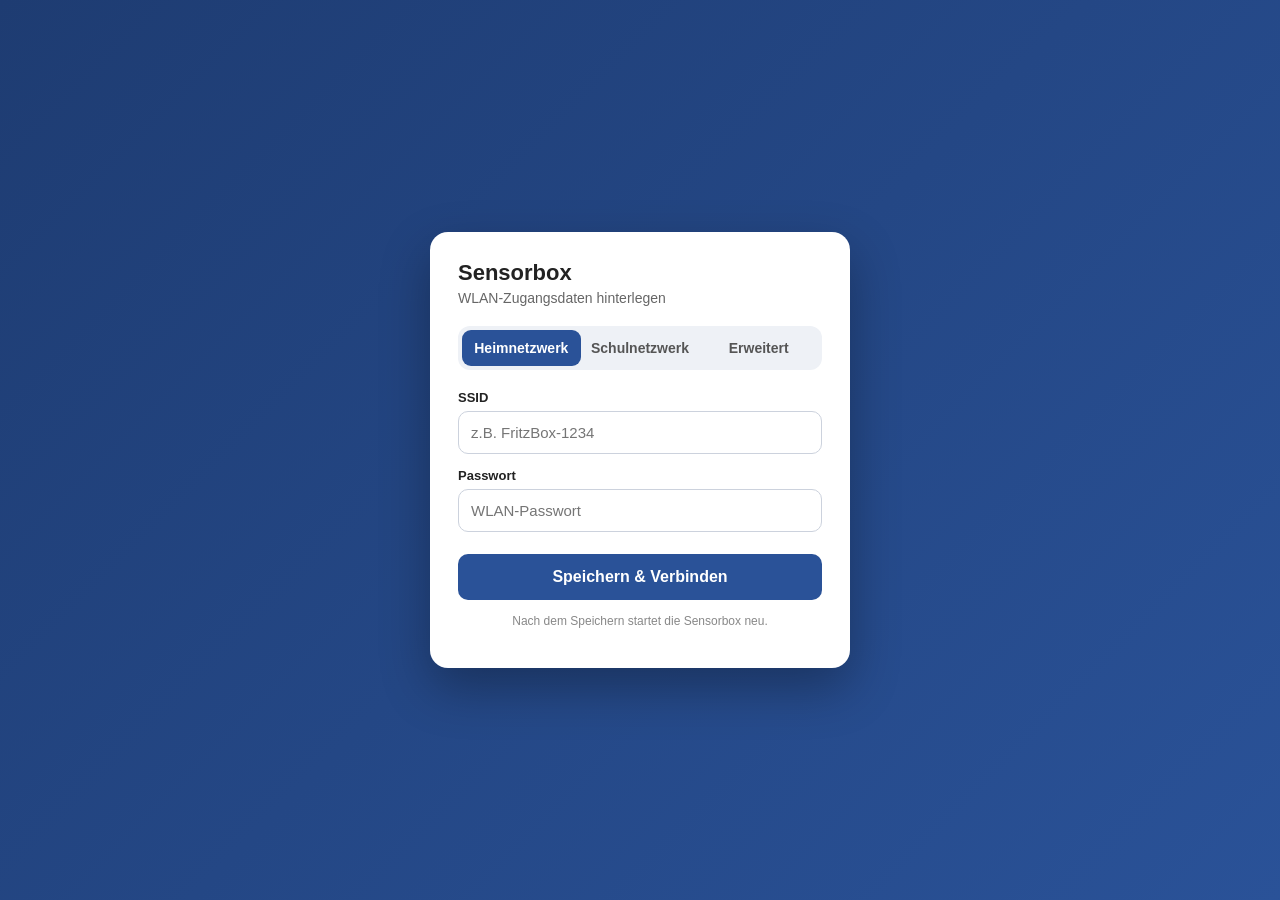
<file: mc/data/index.html>
<!doctype html>
<!--
  index.html — Sensorbox WLAN Setup (Captive Portal)
  Wird per LittleFS auf den ESP32-C6 hochgeladen und vom Webserver ausgeliefert.
-->
<html lang="de">

<head>
  <meta charset="utf-8" />
  <meta name="viewport" content="width=device-width, initial-scale=1" />
  <title>Sensorbox — WLAN Setup</title>
  <link rel="stylesheet" href="css/style.css" />
</head>

<body>
  <div class="card">
    <h1>Sensorbox</h1>
    <p class="sub">WLAN-Zugangsdaten hinterlegen</p>

    <div class="tabs">
      <div class="tab active" id="tab-home" onclick="showTab('home')">
        Heimnetzwerk
      </div>
      <div class="tab" id="tab-school" onclick="showTab('school')">
        Schulnetzwerk
      </div>
      <div class="tab" id="tab-advanced" onclick="showTab('advanced')">
        Erweitert
      </div>
    </div>

    <!-- Heimnetzwerk -->
    <form class="form active" id="form-home" action="/save" method="POST">
      <input type="hidden" name="mode" value="home">
      <label>SSID</label>
      <input type="text" name="ssid_privat" placeholder="z.B. FritzBox-1234" required>
      <label>Passwort</label>
      <input type="password" name="pass_privat" placeholder="WLAN-Passwort">
      <button type="submit">Speichern &amp; Verbinden</button>
    </form>

    <!-- Schulnetzwerk (WPA2-Enterprise) -->
    <form class="form" id="form-school" action="/save" method="POST">
      <input type="hidden" name="mode" value="school">
      <label>Netzwerkname</label>
      <input type="text" name="ssid_schule" placeholder="z.B. eduroam" required>
      <label>Username</label>
      <input type="text" name="user_schule" placeholder="z.B. me@fhgr.ch" required>
      <label>Passwort</label>
      <input type="password" name="pass_schule" placeholder="Passwort">
      <button type="submit">Speichern &amp; Verbinden</button>
    </form>

    <!-- Erweiterte Einstellungen -->
    <form class="form" id="form-advanced" action="/save" method="POST">
      <input type="hidden" name="mode" value="advanced">
      <p class="hint" style="margin-top: 0; margin-bottom: 15px; color: #555;">Hinweis: Lass Felder leer, die du nicht ändern möchtest. Es werden nur ausgefüllte Werte überschrieben.</p>
      
      <label>Sensorbox ID (Nicht ändern! Nur im Notfall)</label>
      <input type="number" name="boxid" placeholder="z.B. 1">

      <label>Temperatur Offset (°C)</label>
      <input type="number" step="0.1" name="temp_offset" placeholder="z.B. -5.0">
      
      <label>Messintervall (s)</label>
      <input type="number" name="intervall_s" placeholder="z.B. 15">
      
      <label>Gewicht Kalibrierfaktor</label>
      <input type="number" step="any" name="waage_cal" placeholder="z.B. 420.5">
      
      <label>Mikrofon Offset (dB)</label>
      <input type="number" step="0.1" name="dboffset" placeholder="z.B. 120.0">
      
      <button type="submit">Speichern &amp; Neustarten</button>
    </form>
    <p class="hint">Nach dem Speichern startet die Sensorbox neu.</p>
  </div>

  <script src="js/script.js"></script>
</body>

</html>
</file>
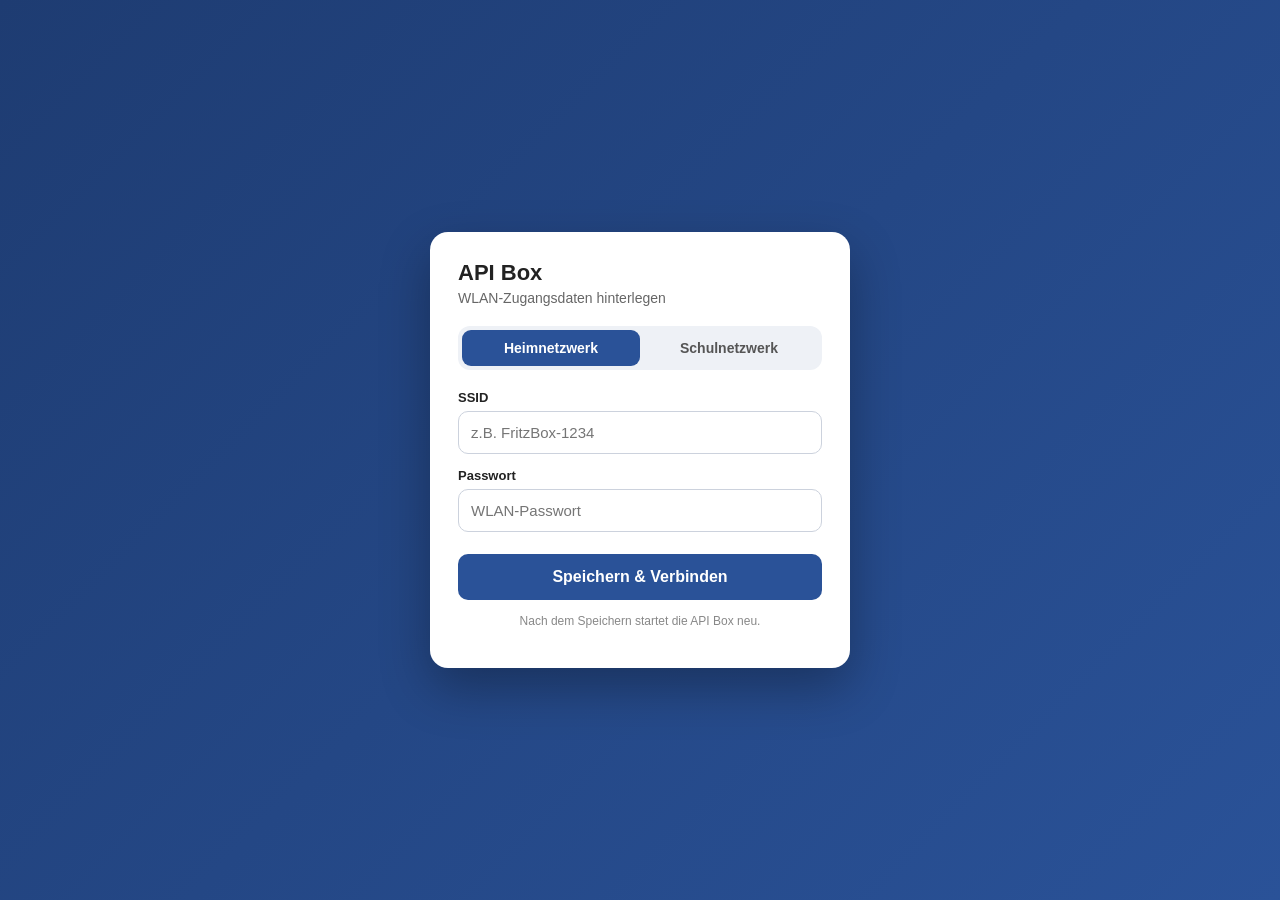
<file: code/mc/data/index.html>
<!doctype html>
<!--
  index.html — API Box WLAN Setup (Captive Portal)
  Wird per LittleFS auf den ESP32-C6 hochgeladen und vom Webserver ausgeliefert.
-->
<html lang="de">
  <head>
    <meta charset="utf-8" />
    <meta name="viewport" content="width=device-width, initial-scale=1" />
    <title>API Box — WLAN Setup</title>
    <link rel="stylesheet" href="css/style.css" />
  </head>
  <body>
    <div class="card">
      <h1>API Box</h1>
      <p class="sub">WLAN-Zugangsdaten hinterlegen</p>

      <div class="tabs">
        <div class="tab active" id="tab-home" onclick="showTab('home')">
          Heimnetzwerk
        </div>
        <div class="tab" id="tab-school" onclick="showTab('school')">
          Schulnetzwerk
        </div>
      </div>

      <!-- Heimnetzwerk -->
      <form class="form active" id="form-home" action="/save" method="POST">
        <input type="hidden" name="mode" value="home">
        <label>SSID</label>
        <input type="text" name="ssid_privat" placeholder="z.B. FritzBox-1234" required>
        <label>Passwort</label>
        <input type="password" name="pass_privat" placeholder="WLAN-Passwort">
        <button type="submit">Speichern &amp; Verbinden</button>
      </form>

      <!-- Schulnetzwerk (WPA2-Enterprise) -->
      <form class="form" id="form-school" action="/save" method="POST">
        <input type="hidden" name="mode" value="school">
        <label>Netzwerkname</label>
        <input type="text" name="ssid_schule" placeholder="z.B. eduroam" required>
        <label>Username</label>
        <input type="text" name="user_schule" placeholder="z.B. me@fhgr.ch" required>
        <label>Passwort</label>
        <input type="password" name="pass_schule" placeholder="Passwort">
        <button type="submit">Speichern &amp; Verbinden</button>
      </form>
      <p class="hint">Nach dem Speichern startet die API Box neu.</p>
    </div>

    <script src="js/script.js"></script>
  </body>
</html>
</file>
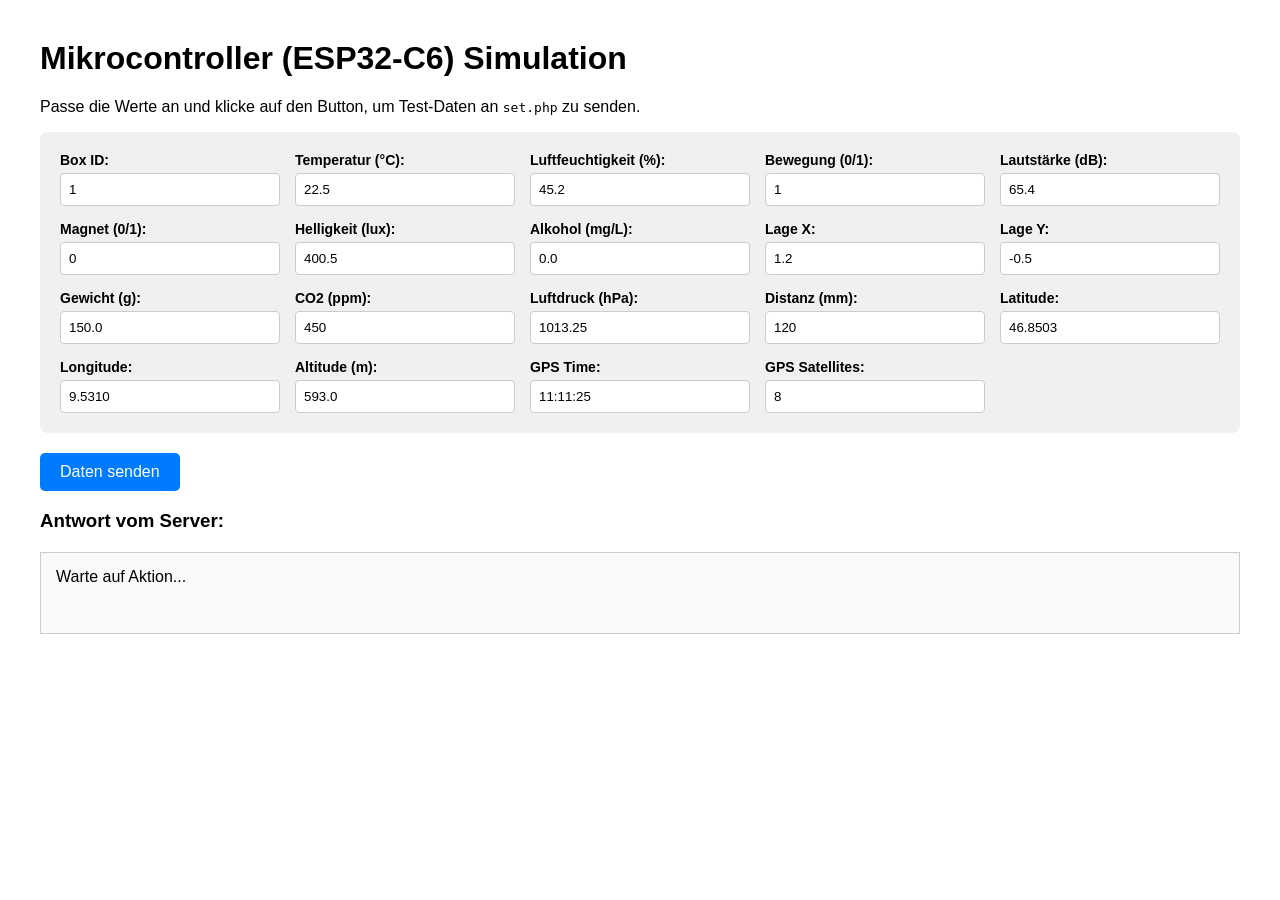
<file: tests/simulate_mc.html>
<!-- https://sensorbox.fiessling.ch/tests/simulate_mc.html -->

<!doctype html>
<html lang="de">

<head>
    <meta charset="UTF-8" />
    <meta name="viewport" content="width=device-width, initial-scale=1.0" />
    <title>Mikrocontroller Simulation</title>
    <link rel="stylesheet" href="simulate_mc.css?v=1" />
</head>

<body>
    <h1>Mikrocontroller (ESP32-C6) Simulation</h1>
    <p>
        Passe die Werte an und klicke auf den Button, um Test-Daten an <code>set.php</code> zu senden.
    </p>

    <form id="sensorForm">
        <div class="form-grid">
        <div class="form-group">
            <label for="boxid">Box ID:</label>
            <input type="number" id="boxid" value="1" min="1" max="15" />
        </div>
        <div class="form-group"><label>Temperatur (°C):</label><input type="number" step="0.1" id="temperatur"
                value="22.5"></div>
        <div class="form-group"><label>Luftfeuchtigkeit (%):</label><input type="number" step="0.1"
                id="luftfeuchtigkeit" value="45.2"></div>
        <div class="form-group"><label>Bewegung (0/1):</label><input type="number" id="bewegung" value="1"></div>
        <div class="form-group"><label>Lautstärke (dB):</label><input type="number" step="0.1" id="lautstaerke"
                value="65.4"></div>
        <div class="form-group"><label>Magnet (0/1):</label><input type="number" id="magnet" value="0"></div>
        <div class="form-group"><label>Helligkeit (lux):</label><input type="number" step="0.1" id="helligkeit"
                value="400.5"></div>
        <div class="form-group"><label>Alkohol (mg/L):</label><input type="number" step="0.1" id="alkohol" value="0.0">
        </div>
        <div class="form-group"><label>Lage X:</label><input type="number" step="0.1" id="lage_x" value="1.2"></div>
        <div class="form-group"><label>Lage Y:</label><input type="number" step="0.1" id="lage_y" value="-0.5"></div>
        <div class="form-group"><label>Gewicht (g):</label><input type="number" step="0.1" id="gewicht" value="150.0">
        </div>
        <div class="form-group"><label>CO2 (ppm):</label><input type="number" id="co2" value="450"></div>
        <div class="form-group"><label>Luftdruck (hPa):</label><input type="number" step="0.01" id="luftdruck"
                value="1013.25"></div>
        <div class="form-group"><label>Distanz (mm):</label><input type="number" id="distanz" value="120"></div>
        <div class="form-group"><label>Latitude:</label><input type="number" step="0.0001" id="latitude"
                value="46.8503"></div>
        <div class="form-group"><label>Longitude:</label><input type="number" step="0.0001" id="longitude"
                value="9.5310"></div>
        <div class="form-group"><label>Altitude (m):</label><input type="number" step="0.1" id="altitude" value="593.0">
        </div>
        <div class="form-group"><label>GPS Time:</label><input type="text" id="gps_time" value="11:11:25"></div>
        <div class="form-group"><label>GPS Satellites:</label><input type="number" id="gps_num_satellites" value="8">
        </div>
        </div>

        <button type="submit" id="sendDataBtn">Daten senden</button>
    </form>

    <h3>Antwort vom Server:</h3>
    <div id="response">Warte auf Aktion...</div>

    <script src="simulate_mc.js"></script>
</body>

</html>
</file>
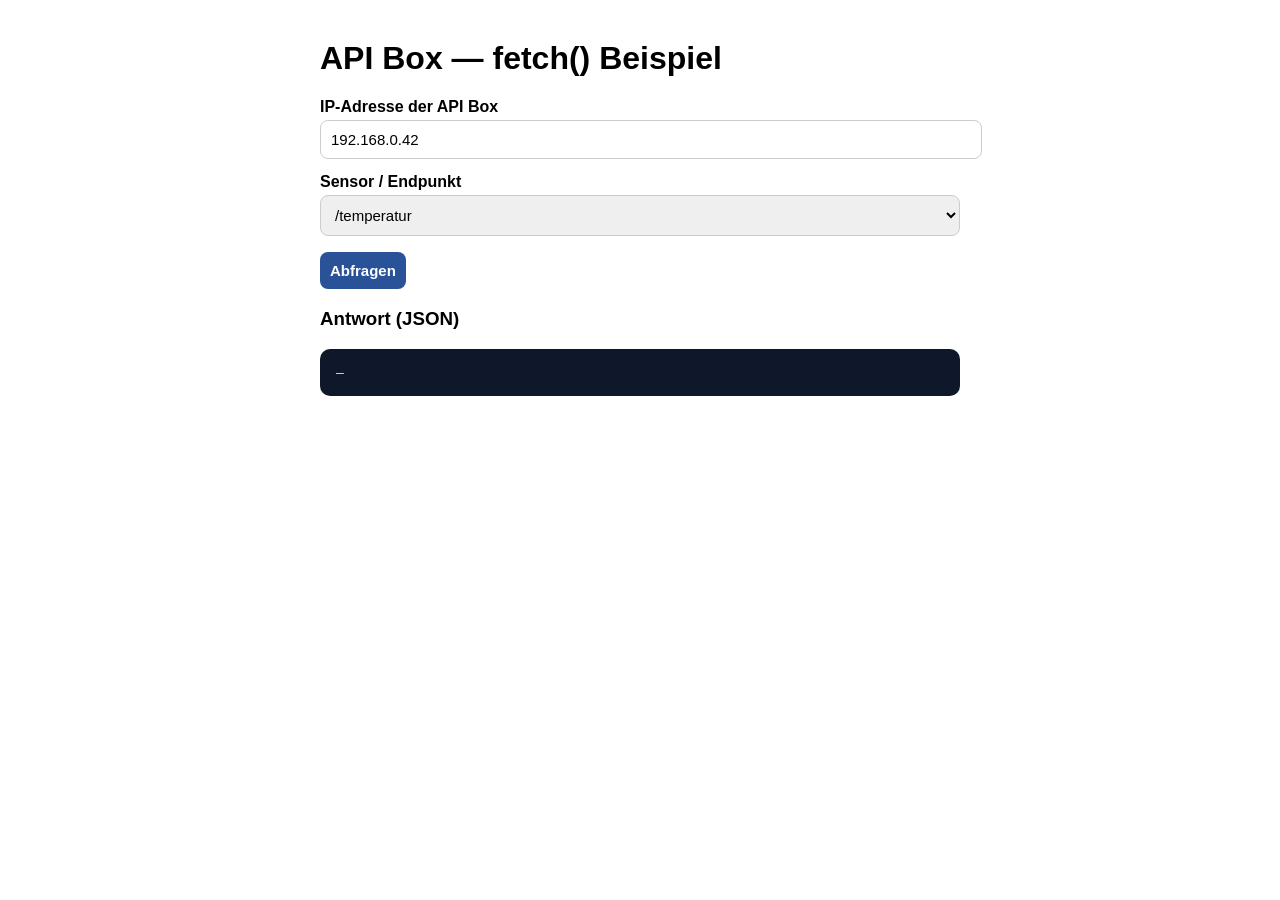
<file: code/examples/client_fetch.html>
<!DOCTYPE html>
<!--
  client_fetch.html — Beispiel: API Box client-seitig abfragen
  ----------------------------------------------------------------
  Zeigt, wie ein beliebiger Netzwerkteilnehmer die JSON-Strings der API Box
  mit der JavaScript fetch()-Funktion abruft.
  Vorgehen: Datei lokal im Browser oeffnen, IP-Adresse der API Box eintragen,
  einen Sensor waehlen, "Abfragen" klicken.

  Hinweis CORS: Die API Box (ESP32) setzt standardmaessig keinen
  Access-Control-Allow-Origin-Header. Beim Oeffnen als lokale Datei (file://)
  funktioniert fetch() i.d.R. trotzdem; bei Problemen die Seite ueber die
  API Box selbst ausliefern (LittleFS) oder den PHP-Proxy (server_proxy.php) nutzen.
-->
<html lang="de">
<head>
  <meta charset="utf-8">
  <meta name="viewport" content="width=device-width, initial-scale=1">
  <title>API Box — fetch() Beispiel</title>
  <style>
    body { font-family: sans-serif; max-width: 640px; margin: 40px auto; padding: 0 16px; }
    label { font-weight: 600; display: block; margin: 14px 0 4px; }
    input, select, button { padding: 10px; font-size: 15px; border-radius: 8px; border: 1px solid #ccc; }
    input, select { width: 100%; }
    button { margin-top: 16px; background: #2a5298; color: #fff; border: 0; cursor: pointer; font-weight: 700; }
    pre { background: #0f172a; color: #e2e8f0; padding: 16px; border-radius: 10px; overflow-x: auto; }
  </style>
</head>
<body>
  <h1>API Box — fetch() Beispiel</h1>

  <label>IP-Adresse der API Box</label>
  <input id="ip" type="text" value="192.168.0.42" placeholder="z.B. 192.168.0.42">

  <label>Sensor / Endpunkt</label>
  <select id="endpoint">
    <option value="/temperatur">/temperatur</option>
    <option value="/luftfeuchtigkeit">/luftfeuchtigkeit</option>
    <option value="/co2">/co2</option>
    <option value="/bewegung">/bewegung</option>
    <option value="/lautstaerke">/lautstaerke</option>
    <option value="/magnet">/magnet</option>
    <option value="/helligkeit">/helligkeit</option>
    <option value="/alkohol">/alkohol</option>
    <option value="/lage">/lage</option>
    <option value="/gewicht">/gewicht</option>
    <option value="/rauch">/rauch</option>
    <option value="/luftdruck">/luftdruck</option>
    <option value="/hoehe">/hoehe</option>
    <option value="/distanz">/distanz</option>
  </select>

  <button id="go">Abfragen</button>

  <h3>Antwort (JSON)</h3>
  <pre id="output">–</pre>

  <script>
    const output = document.getElementById("output");

    async function abfragen() {
      const ip  = document.getElementById("ip").value.trim();
      const ep  = document.getElementById("endpoint").value;
      const url = "http://" + ip + ep;

      output.textContent = "Lade " + url + " ...";
      try {
        const res  = await fetch(url);                 // <-- HTTP GET an die API Box
        const data = await res.json();                 // <-- JSON-String -> Objekt
        output.textContent = JSON.stringify(data, null, 2);
        // Einzelnen Wert verwenden:  data.wert / data.einheit / data.sensor
      } catch (e) {
        output.textContent = "Fehler: " + e.message;
      }
    }

    document.getElementById("go").addEventListener("click", abfragen);
  </script>
</body>
</html>
</file>
<file: mc/data/css/style.css>
/* ------------------------------------------------------------------
   style.css — API Box WLAN Setup (Captive Portal)
   Wird per LittleFS hochgeladen, eingebunden in index.html.
------------------------------------------------------------------ */

* { box-sizing: border-box; }

body { 
  margin: 0; 
  font-family: -apple-system, Segoe UI, Roboto, sans-serif;
  background: linear-gradient(135deg, #1e3c72, #2a5298); 
  color: #222;
  min-height: 100vh; 
  display: flex; 
  align-items: center; 
  justify-content: center; 
}

.card { 
  background: #fff; 
  width: 92%; 
  max-width: 420px; 
  border-radius: 18px;
  box-shadow: 0 20px 50px rgba(0,0,0,.3); 
  padding: 28px; 
}

h1 { margin: 0 0 4px; font-size: 22px; }

p.sub { margin: 0 0 20px; color: #666; font-size: 14px; }

.tabs { 
  display: flex; 
  background: #eef1f6; 
  border-radius: 12px; 
  padding: 4px; 
  margin-bottom: 20px; 
}

.tab { 
  flex: 1; 
  text-align: center; 
  padding: 10px; 
  border-radius: 9px; 
  cursor: pointer;
  font-weight: 600; 
  font-size: 14px; 
  color: #555; 
  user-select: none; 
}

.tab.active { background: #2a5298; color: #fff; }

label { display: block; font-size: 13px; font-weight: 600; margin: 14px 0 6px; }

input { 
  width: 100%; 
  padding: 12px; 
  border: 1px solid #ccd2dd; 
  border-radius: 10px; 
  font-size: 15px; 
}

input:focus { outline: none; border-color: #2a5298; }

button { 
  width: 100%; 
  margin-top: 22px; 
  padding: 14px; 
  border: 0; 
  border-radius: 10px;
  background: #2a5298; 
  color: #fff; 
  font-size: 16px; 
  font-weight: 700; 
  cursor: pointer; 
}

button:active { transform: scale(.99); }

.form { display: none; }

.form.active { display: block; }

.hint { 
  font-size: 12px; 
  color: #888; 
  margin-top: 14px; 
  text-align: center; 
}
</file>
<file: code/mc/data/css/style.css>
/* ------------------------------------------------------------------
   style.css — API Box WLAN Setup (Captive Portal)
   Wird per LittleFS hochgeladen, eingebunden in index.html.
------------------------------------------------------------------ */

* { box-sizing: border-box; }

body { 
  margin: 0; 
  font-family: -apple-system, Segoe UI, Roboto, sans-serif;
  background: linear-gradient(135deg, #1e3c72, #2a5298); 
  color: #222;
  min-height: 100vh; 
  display: flex; 
  align-items: center; 
  justify-content: center; 
}

.card { 
  background: #fff; 
  width: 92%; 
  max-width: 420px; 
  border-radius: 18px;
  box-shadow: 0 20px 50px rgba(0,0,0,.3); 
  padding: 28px; 
}

h1 { margin: 0 0 4px; font-size: 22px; }

p.sub { margin: 0 0 20px; color: #666; font-size: 14px; }

.tabs { 
  display: flex; 
  background: #eef1f6; 
  border-radius: 12px; 
  padding: 4px; 
  margin-bottom: 20px; 
}

.tab { 
  flex: 1; 
  text-align: center; 
  padding: 10px; 
  border-radius: 9px; 
  cursor: pointer;
  font-weight: 600; 
  font-size: 14px; 
  color: #555; 
  user-select: none; 
}

.tab.active { background: #2a5298; color: #fff; }

label { display: block; font-size: 13px; font-weight: 600; margin: 14px 0 6px; }

input { 
  width: 100%; 
  padding: 12px; 
  border: 1px solid #ccd2dd; 
  border-radius: 10px; 
  font-size: 15px; 
}

input:focus { outline: none; border-color: #2a5298; }

button { 
  width: 100%; 
  margin-top: 22px; 
  padding: 14px; 
  border: 0; 
  border-radius: 10px;
  background: #2a5298; 
  color: #fff; 
  font-size: 16px; 
  font-weight: 700; 
  cursor: pointer; 
}

button:active { transform: scale(.99); }

.form { display: none; }

.form.active { display: block; }

.hint { 
  font-size: 12px; 
  color: #888; 
  margin-top: 14px; 
  text-align: center; 
}
</file>
<file: tests/simulate_mc.css>
body {
    font-family: Arial, sans-serif;
    margin: 40px;
}

button {
    padding: 10px 20px;
    font-size: 16px;
    cursor: pointer;
    background-color: #007bff;
    color: white;
    border: none;
    border-radius: 5px;
}

button:hover {
    background-color: #0056b3;
}

.form-grid {
    display: grid;
    grid-template-columns: repeat(auto-fill, minmax(200px, 1fr));
    gap: 15px;
    margin-bottom: 20px;
    background: #f0f0f0;
    padding: 20px;
    border-radius: 8px;
}

.form-group {
    display: flex;
    flex-direction: column;
}

.form-group label {
    margin-bottom: 5px;
    font-weight: bold;
    font-size: 14px;
}

.form-group input {
    padding: 8px;
    border: 1px solid #ccc;
    border-radius: 4px;
}

#response {
    margin-top: 20px;
    padding: 15px;
    border: 1px solid #ccc;
    background-color: #f9f9f9;
    min-height: 50px;
    white-space: pre-wrap;
}
</file>
